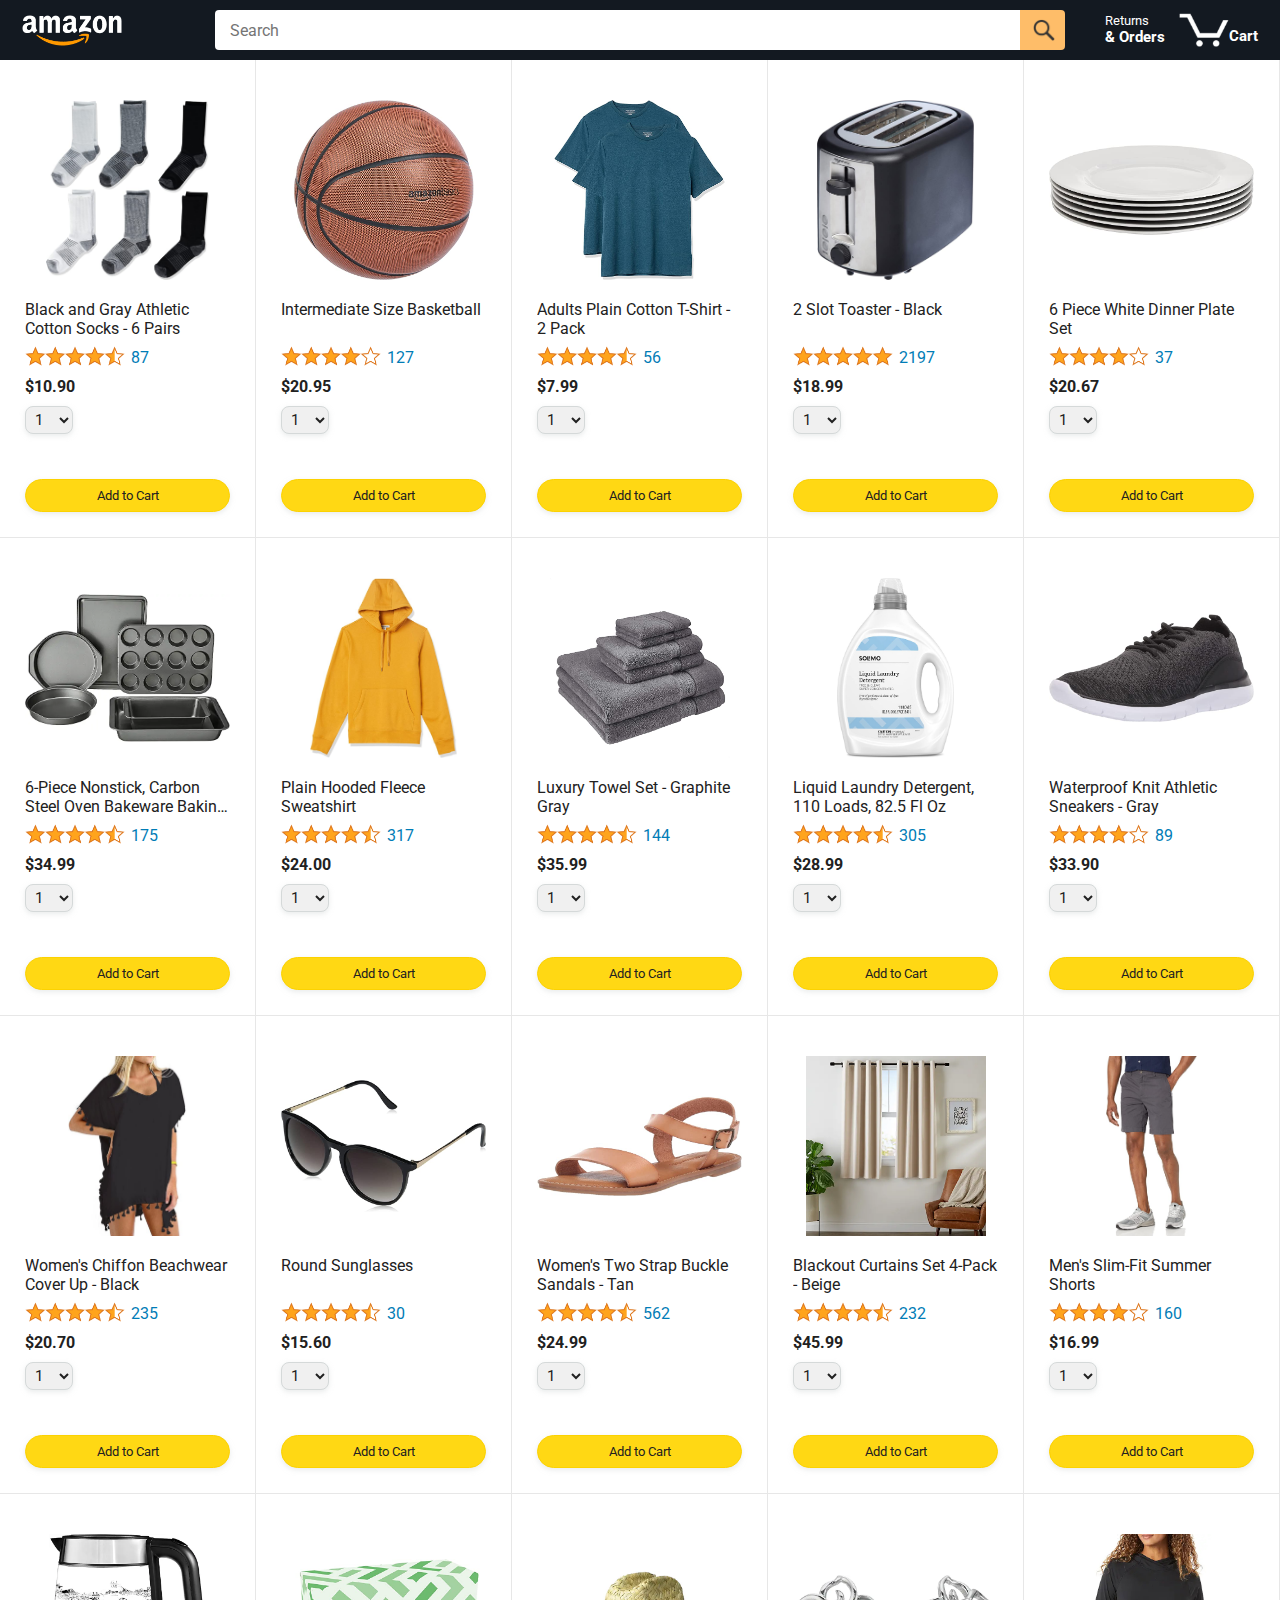
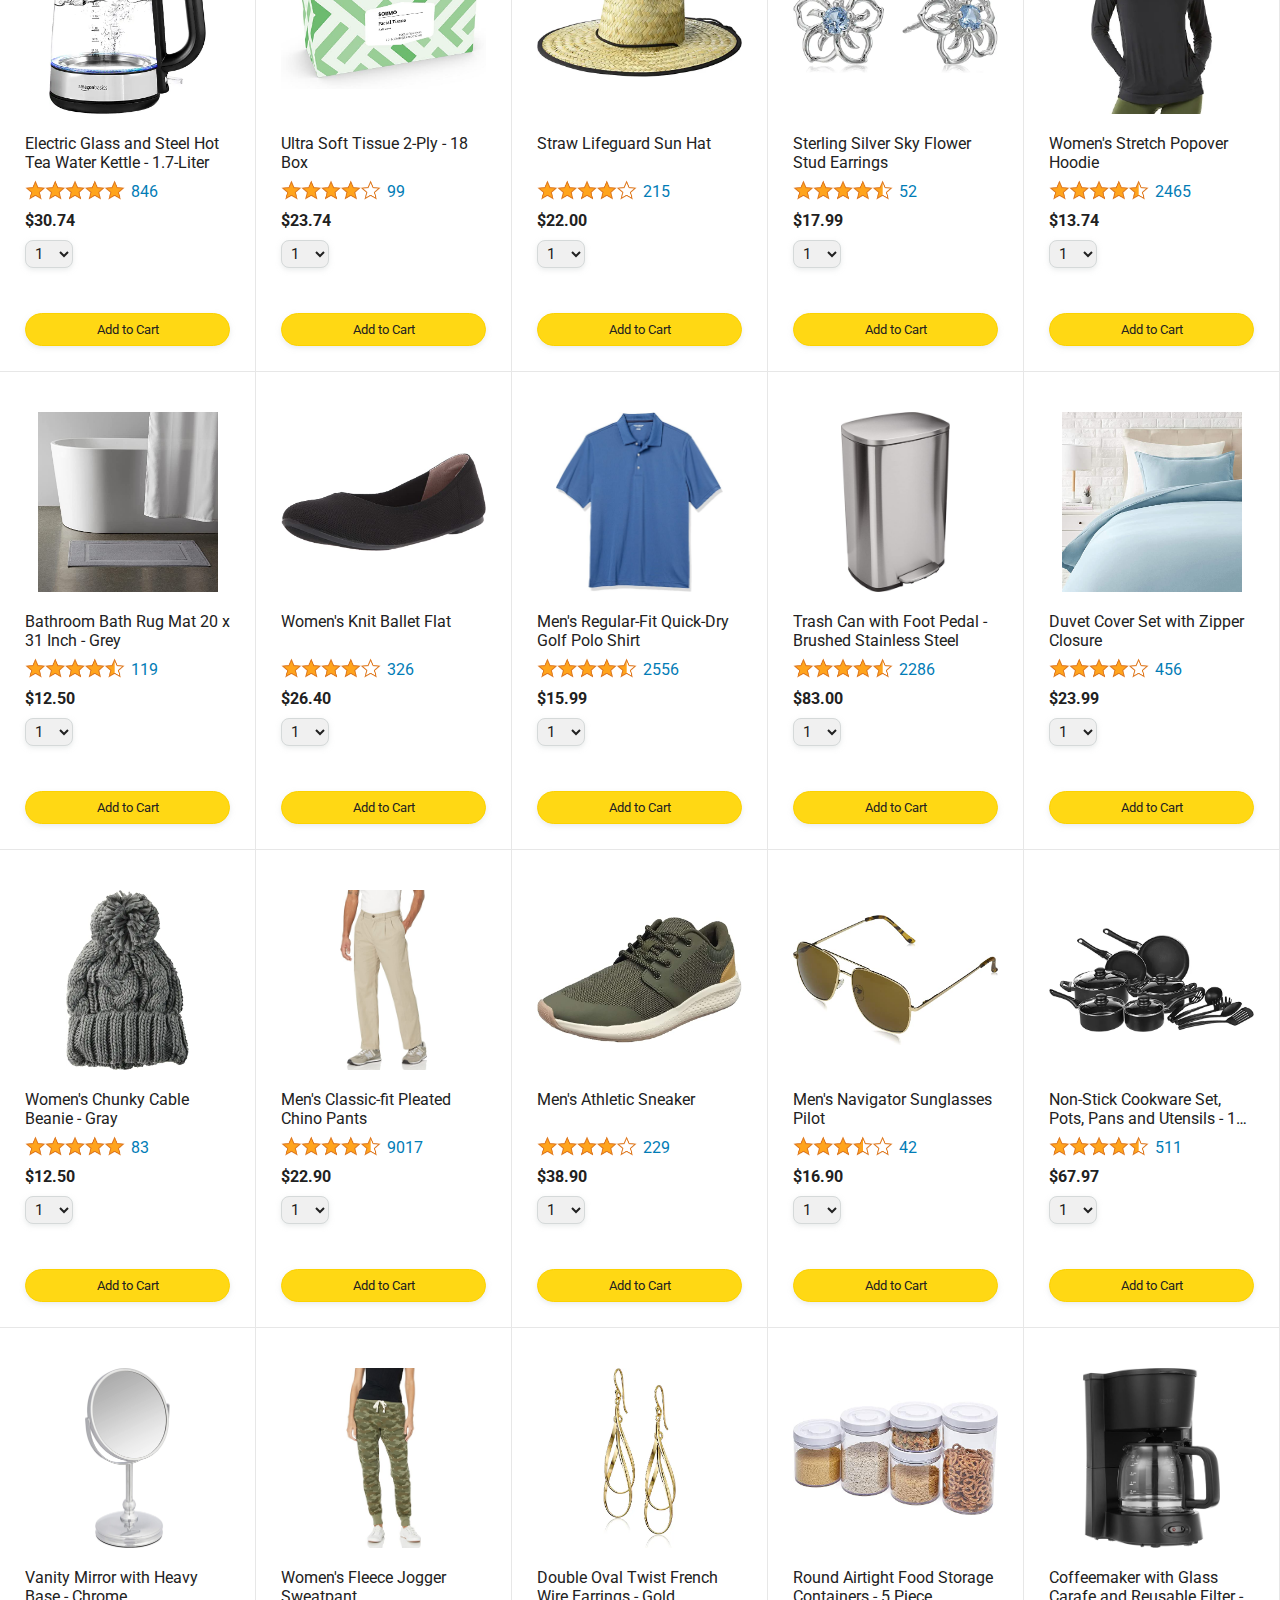
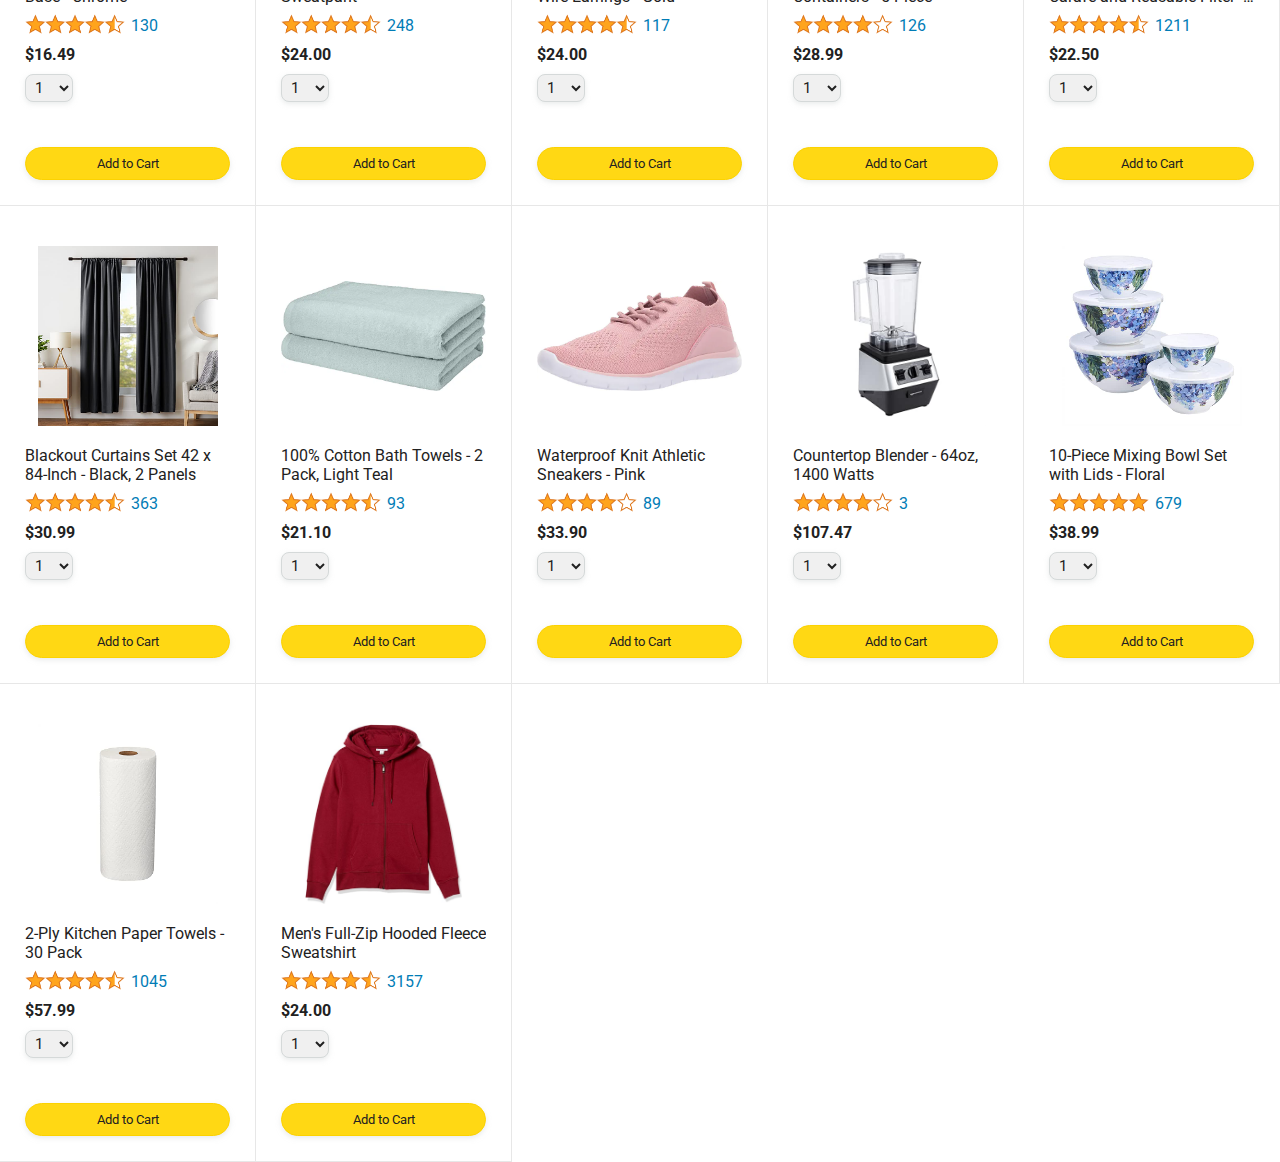
<file: amazon.html>
<!DOCTYPE html>
<html>
  <head>
    <title>Amazon Project</title>

    <!-- This code is needed for responsive design to work.
      (Responsive design = make the website look good on
      smaller screen sizes like a phone or a tablet). -->
    <meta name="viewport" content="width=device-width, initial-scale=1">

    <!-- Load a font called Roboto from Google Fonts. -->
    <link rel="preconnect" href="https://fonts.googleapis.com">
    <link rel="preconnect" href="https://fonts.gstatic.com" crossorigin>
    <link href="https://fonts.googleapis.com/css2?family=Roboto:wght@400;500;700&display=swap" rel="stylesheet">

    <!-- Here are the CSS files for this page. -->
    <link rel="stylesheet" href="styles/shared/general.css">
    <link rel="stylesheet" href="styles/shared/amazon-header.css">
    <link rel="stylesheet" href="styles/pages/amazon.css">
  </head>
  <body>
    <div class="amazon-header">
      <div class="amazon-header-left-section">
        <a href="amazon.html" class="header-link">
          <img class="amazon-logo"
            src="images/amazon-logo-white.png">
          <img class="amazon-mobile-logo"
            src="images/amazon-mobile-logo-white.png">
        </a>
      </div>

      <div class="amazon-header-middle-section">
        <input class="search-bar" type="text" placeholder="Search">

        <button class="search-button">
          <img class="search-icon" src="images/icons/search-icon.png">
        </button>
      </div>

      <div class="amazon-header-right-section">
        <a class="orders-link header-link" href="orders.html">
          <span class="returns-text">Returns</span>
          <span class="orders-text">& Orders</span>
        </a>

        <a class="cart-link header-link" href="checkout.html">
          <img class="cart-icon" src="images/icons/cart-icon.png">
          <div class="cart-quantity js-cart-quantity"></div>
          <div class="cart-text">Cart</div>
        </a>
      </div>
    </div>
    
    <div class="main">
      <div class="products-grid js-product-grid">

      </div>
    </div>
 
    <script type="module" src="scripts/amazon.js"></script>

  </body>
</html>
</file>
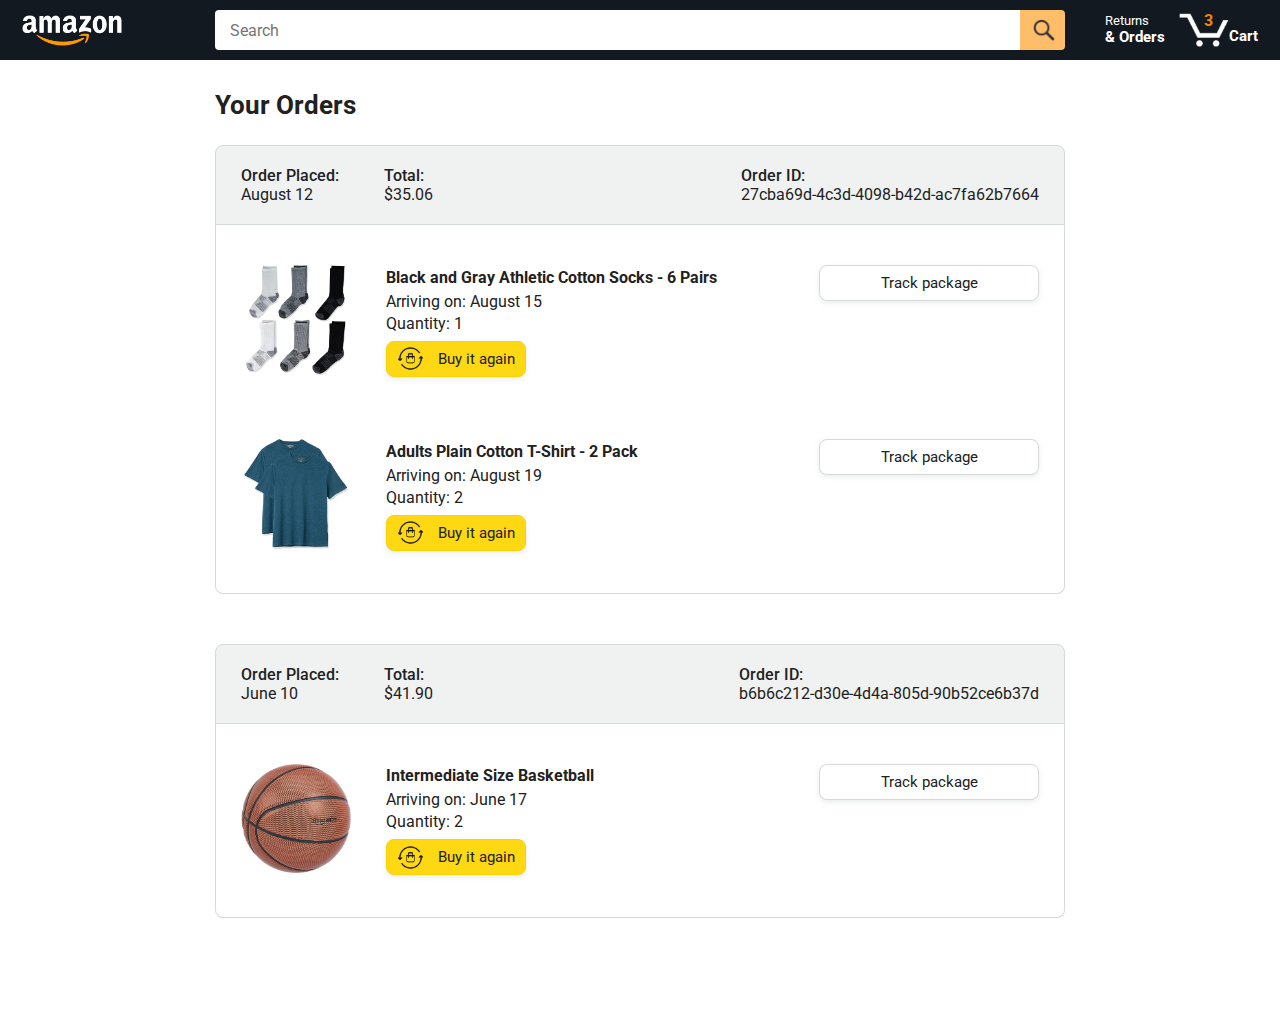
<file: orders.html>
<!DOCTYPE html>
<html>
  <head>
    <title>Orders</title>

    <!-- This code is needed for responsive design to work.
      (Responsive design = make the website look good on
      smaller screen sizes like a phone or a tablet). -->
    <meta name="viewport" content="width=device-width, initial-scale=1">

    <!-- Load a font called Roboto from Google Fonts. -->
    <link rel="preconnect" href="https://fonts.googleapis.com">
    <link rel="preconnect" href="https://fonts.gstatic.com" crossorigin>
    <link href="https://fonts.googleapis.com/css2?family=Roboto:wght@400;500;700&display=swap" rel="stylesheet">

    <!-- Here are the CSS files for this page. -->
    <link rel="stylesheet" href="styles/shared/general.css">
    <link rel="stylesheet" href="styles/shared/amazon-header.css">
    <link rel="stylesheet" href="styles/pages/orders.css">
  </head>
  <body>
    <div class="amazon-header">
      <div class="amazon-header-left-section">
        <a href="amazon.html" class="header-link">
          <img class="amazon-logo"
            src="images/amazon-logo-white.png">
          <img class="amazon-mobile-logo"
            src="images/amazon-mobile-logo-white.png">
        </a>
      </div>

      <div class="amazon-header-middle-section">
        <input class="search-bar" type="text" placeholder="Search">

        <button class="search-button">
          <img class="search-icon" src="images/icons/search-icon.png">
        </button>
      </div>

      <div class="amazon-header-right-section">
        <a class="orders-link header-link" href="orders.html">
          <span class="returns-text">Returns</span>
          <span class="orders-text">& Orders</span>
        </a>

        <a class="cart-link header-link" href="checkout.html">
          <img class="cart-icon" src="images/icons/cart-icon.png">
          <div class="cart-quantity">3</div>
          <div class="cart-text">Cart</div>
        </a>
      </div>
    </div>

    <div class="main">
      <div class="page-title">Your Orders</div>

      <div class="orders-grid">
        <div class="order-container">
          
          <div class="order-header">
            <div class="order-header-left-section">
              <div class="order-date">
                <div class="order-header-label">Order Placed:</div>
                <div>August 12</div>
              </div>
              <div class="order-total">
                <div class="order-header-label">Total:</div>
                <div>$35.06</div>
              </div>
            </div>

            <div class="order-header-right-section">
              <div class="order-header-label">Order ID:</div>
              <div>27cba69d-4c3d-4098-b42d-ac7fa62b7664</div>
            </div>
          </div>

          <div class="order-details-grid">
            <div class="product-image-container">
              <img src="images/products/athletic-cotton-socks-6-pairs.jpg">
            </div>

            <div class="product-details">
              <div class="product-name">
                Black and Gray Athletic Cotton Socks - 6 Pairs
              </div>
              <div class="product-delivery-date">
                Arriving on: August 15
              </div>
              <div class="product-quantity">
                Quantity: 1
              </div>
              <button class="buy-again-button button-primary">
                <img class="buy-again-icon" src="images/icons/buy-again.png">
                <span class="buy-again-message">Buy it again</span>
              </button>
            </div>

            <div class="product-actions">
              <a href="tracking.html">
                <button class="track-package-button button-secondary">
                  Track package
                </button>
              </a>
            </div>

            <div class="product-image-container">
              <img src="images/products/adults-plain-cotton-tshirt-2-pack-teal.jpg">
            </div>

            <div class="product-details">
              <div class="product-name">
                Adults Plain Cotton T-Shirt - 2 Pack
              </div>
              <div class="product-delivery-date">
                Arriving on: August 19
              </div>
              <div class="product-quantity">
                Quantity: 2
              </div>
              <button class="buy-again-button button-primary">
                <img class="buy-again-icon" src="images/icons/buy-again.png">
                <span class="buy-again-message">Buy it again</span>
              </button>
            </div>

            <div class="product-actions">
              <a href="tracking.html">
                <button class="track-package-button button-secondary">
                  Track package
                </button>
              </a>
            </div>
          </div>
        </div>

        <div class="order-container">

          <div class="order-header">
            <div class="order-header-left-section">
              <div class="order-date">
                <div class="order-header-label">Order Placed:</div>
                <div>June 10</div>
              </div>
              <div class="order-total">
                <div class="order-header-label">Total:</div>
                <div>$41.90</div>
              </div>
            </div>

            <div class="order-header-right-section">
              <div class="order-header-label">Order ID:</div>
              <div>b6b6c212-d30e-4d4a-805d-90b52ce6b37d</div>
            </div>
          </div>

          <div class="order-details-grid">
            <div class="product-image-container">
              <img src="images/products/intermediate-composite-basketball.jpg">
            </div>

            <div class="product-details">
              <div class="product-name">
                Intermediate Size Basketball
              </div>
              <div class="product-delivery-date">
                Arriving on: June 17
              </div>
              <div class="product-quantity">
                Quantity: 2
              </div>
              <button class="buy-again-button button-primary">
                <img class="buy-again-icon" src="images/icons/buy-again.png">
                <span class="buy-again-message">Buy it again</span>
              </button>
            </div>

            <div class="product-actions">
              <a href="tracking.html">
                <button class="track-package-button button-secondary">
                  Track package
                </button>
              </a>
            </div>
          </div>
        </div>
      </div>
    </div>
  </body>
</html>
</file>
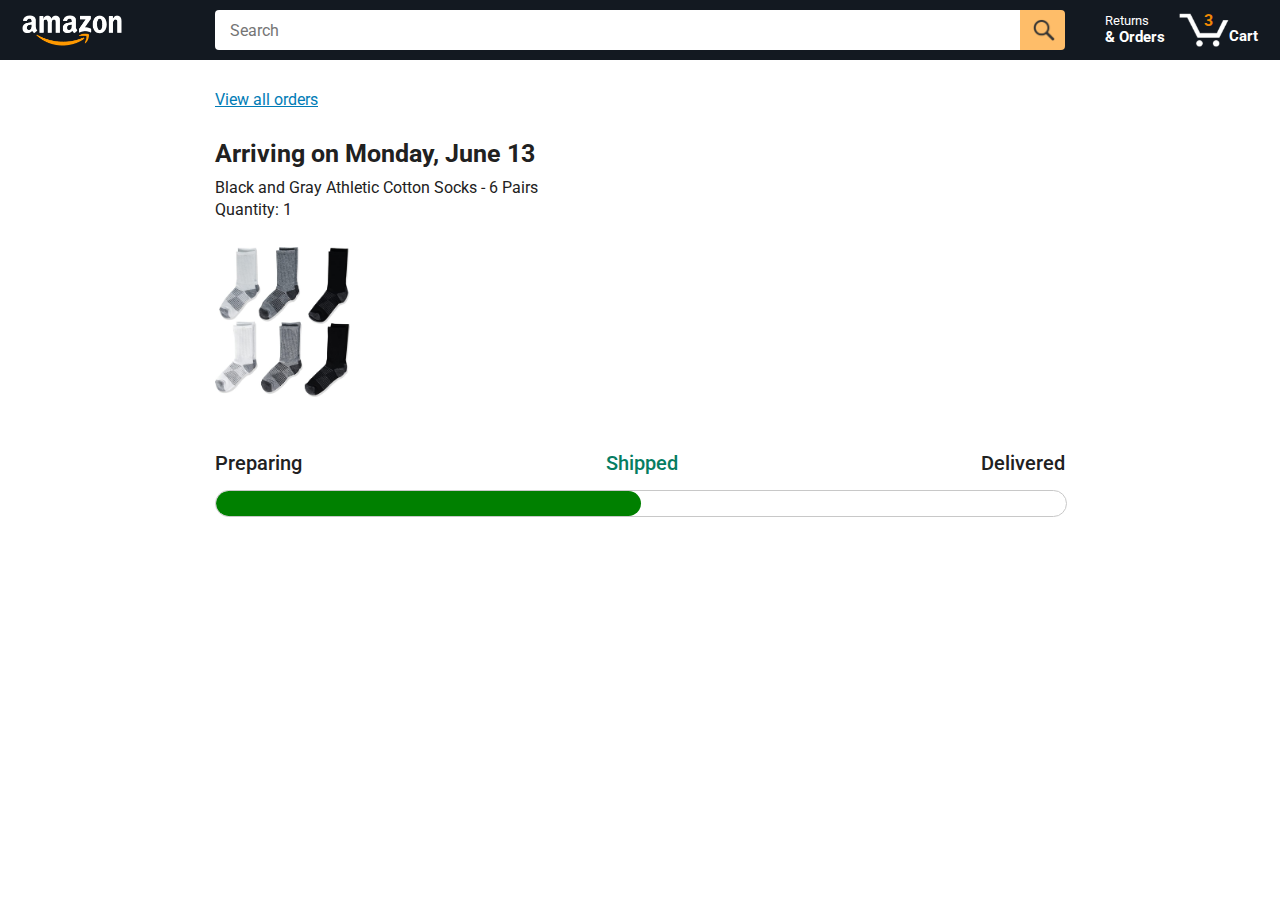
<file: tracking.html>
<!DOCTYPE html>
<html>
  <head>
    <title>Tracking</title>

    <!-- This code is needed for responsive design to work.
      (Responsive design = make the website look good on
      smaller screen sizes like a phone or a tablet). -->
    <meta name="viewport" content="width=device-width, initial-scale=1">

    <!-- Load a font called Roboto from Google Fonts. -->
    <link rel="preconnect" href="https://fonts.googleapis.com">
    <link rel="preconnect" href="https://fonts.gstatic.com" crossorigin>
    <link href="https://fonts.googleapis.com/css2?family=Roboto:wght@400;500;700&display=swap" rel="stylesheet">

    <!-- Here are the CSS files for this page. -->
    <link rel="stylesheet" href="styles/shared/general.css">
    <link rel="stylesheet" href="styles/shared/amazon-header.css">
    <link rel="stylesheet" href="styles/pages/tracking.css">
  </head>
  <body>
    <div class="amazon-header">
      <div class="amazon-header-left-section">
        <a href="amazon.html" class="header-link">
          <img class="amazon-logo"
            src="images/amazon-logo-white.png">
          <img class="amazon-mobile-logo"
            src="images/amazon-mobile-logo-white.png">
        </a>
      </div>

      <div class="amazon-header-middle-section">
        <input class="search-bar" type="text" placeholder="Search">

        <button class="search-button">
          <img class="search-icon" src="images/icons/search-icon.png">
        </button>
      </div>

      <div class="amazon-header-right-section">
        <a class="orders-link header-link" href="orders.html">
          <span class="returns-text">Returns</span>
          <span class="orders-text">& Orders</span>
        </a>

        <a class="cart-link header-link" href="checkout.html">
          <img class="cart-icon" src="images/icons/cart-icon.png">
          <div class="cart-quantity">3</div>
          <div class="cart-text">Cart</div>
        </a>
      </div>
    </div>

    <div class="main">
      <div class="order-tracking">
        <a class="back-to-orders-link link-primary" href="orders.html">
          View all orders
        </a>

        <div class="delivery-date">
          Arriving on Monday, June 13
        </div>

        <div class="product-info">
          Black and Gray Athletic Cotton Socks - 6 Pairs
        </div>

        <div class="product-info">
          Quantity: 1
        </div>

        <img class="product-image" src="images/products/athletic-cotton-socks-6-pairs.jpg">

        <div class="progress-labels-container">
          <div class="progress-label">
            Preparing
          </div>
          <div class="progress-label current-status">
            Shipped
          </div>
          <div class="progress-label">
            Delivered
          </div>
        </div>

        <div class="progress-bar-container">
          <div class="progress-bar"></div>
        </div>
      </div>
    </div>
  </body>
</html>
</file>
<file: styles/shared/general.css>
body {
  font-family: Roboto, Arial;
  color: rgb(33, 33, 33);
  /* The <body> element has a default margin of 8px
     on all sides. This removes the default margins. */
  margin: 0;
}

/* <p> elements have a default margin on the top
   and bottom. This removes the default margins. */
p {
  margin: 0;
}

button {
  cursor: pointer;
}

select {
  cursor: pointer;
}

input, select, button {
  font-family: Roboto, Arial;
}

.button-primary {
  color: rgb(33, 33, 33);
  background-color: rgb(255, 216, 20);
  border: 1px solid rgb(252, 210, 0);
  border-radius: 8px;
  cursor: pointer;
  box-shadow: 0 2px 5px rgba(213, 217, 217, 0.5);
}

.button-primary:hover {
  background-color: rgb(247, 202, 0);
  border: 1px solid rgb(242, 194, 0);
}

.button-primary:active {
  background: rgb(255, 216, 20);
  border-color: rgb(252, 210, 0);
  box-shadow: none;
}

.button-secondary {
  color: rgb(33, 33, 33);
  background: white;
  border: 1px solid rgb(213, 217, 217);
  border-radius: 8px;
  cursor: pointer;
  box-shadow: 0 2px 5px rgba(213, 217, 217, 0.5);
}

.button-secondary:hover {
  background-color: rgb(247, 250, 250);
}

.button-secondary:active {
  background-color: rgb(237, 253, 255);
  box-shadow: none;
}

/* These styles will limit text to 2 lines. Anything
   beyond 2 lines will be replaced with "..."
   You can find this code by using an A.I. tool or by
   searching in Google.
   https://css-tricks.com/almanac/properties/l/line-clamp/ */
.limit-text-to-2-lines {
  display: -webkit-box;
  -webkit-line-clamp: 2;
  -webkit-box-orient: vertical;
  overflow: hidden;
}

.link-primary {
  color: rgb(1, 124, 182);
  cursor: pointer;
}

.link-primary:hover {
  color: rgb(196, 80, 0);
}

/* Styles for dropdown selectors. */
select {
  color: rgb(33, 33, 33);
  background-color: rgb(240, 240, 240);
  border: 1px solid rgb(213, 217, 217);
  border-radius: 8px;
  padding: 3px 5px;
  font-size: 15px;
  cursor: pointer;
  box-shadow: 0 2px 5px rgba(213, 217, 217, 0.5);
}

select:focus,
input:focus {
  outline: 2px solid rgb(255, 153, 0);
}
</file>
<file: styles/shared/amazon-header.css>
.amazon-header {
  background-color: rgb(19, 25, 33);
  color: white;
  padding-left: 15px;
  padding-right: 15px;

  display: flex;
  align-items: center;
  justify-content: space-between;

  position: fixed;
  top: 0;
  left: 0;
  right: 0;
  height: 60px;
}

.amazon-header-left-section {
  width: 180px;
}

@media (max-width: 800px) {
  .amazon-header-left-section {
    width: unset;
  }
}

.header-link {
  display: inline-block;
  padding: 6px;
  border-radius: 2px;
  cursor: pointer;
  text-decoration: none;
  border: 1px solid rgba(0, 0, 0, 0);
}

.header-link:hover {
  border: 1px solid white;
}

.amazon-logo {
  width: 100px;
  margin-top: 5px;
}

.amazon-mobile-logo {
  display: none;
}

@media (max-width: 575px) {
  .amazon-logo {
    display: none;
  }

  .amazon-mobile-logo {
    display: block;
    height: 35px;
    margin-top: 5px;
  }
}

.amazon-header-middle-section {
  flex: 1;
  max-width: 850px;
  margin-left: 10px;
  margin-right: 10px;
  display: flex;
}

.search-bar {
  flex: 1;
  width: 0;
  font-size: 16px;
  height: 38px;
  padding-left: 15px;
  border: none;
  border-top-left-radius: 4px;
  border-bottom-left-radius: 4px;
  border-top-right-radius: 0;
  border-bottom-right-radius: 0;
}

.search-button {
  background-color: rgb(254, 189, 105);
  border: none;
  width: 45px;
  height: 40px;
  border-top-right-radius: 4px;
  border-bottom-right-radius: 4px;
  flex-shrink: 0;
}

.search-icon {
  height: 22px;
  margin-left: 2px;
  margin-top: 3px;
}

.amazon-header-right-section {
  width: 180px;
  flex-shrink: 0;
  display: flex;
  justify-content: end;
}

.orders-link {
  color: white;
}

.returns-text {
  display: block;
  font-size: 13px;
}

.orders-text {
  display: block;
  font-size: 15px;
  font-weight: 700;
}

.cart-link {
  color: white;
  display: flex;
  align-items: center;
  position: relative;
}

.cart-icon {
  width: 50px;
}

.cart-text {
  margin-top: 12px;
  font-size: 15px;
  font-weight: 700;
}

.cart-quantity {
  color: rgb(240, 136, 4);
  font-size: 16px;
  font-weight: 700;

  position: absolute;
  top: 4px;
  left: 22px;
  
  width: 26px;
  text-align: center;
}
</file>
<file: styles/pages/amazon.css>
.main {
  margin-top: 60px;
}

.products-grid {
  display: grid;

  /* - In CSS Grid, 1fr means a column will take up the
       remaining space in the grid.
     - If we write 1fr 1fr ... 1fr; 8 times, this will
       divide the grid into 8 columns, each taking up an
       equal amount of the space.
     - repeat(8, 1fr); is a shortcut for repeating "1fr"
       8 times (instead of typing out "1fr" 8 times).
       repeat(...) is a special property that works with
       display: grid; */
  grid-template-columns: repeat(8, 1fr);
}

/* @media is used to create responsive design (making the
   website look good on any screen size). This @media
   means when the screen width is 2000px or less, we
   will divide the grid into 7 columns instead of 8. */
@media (max-width: 2000px) {
  .products-grid {
    grid-template-columns: repeat(7, 1fr);
  }
}

/* This @media means when the screen width is 1600px or
   less, we will divide the grid into 6 columns. */
@media (max-width: 1600px) {
  .products-grid {
    grid-template-columns: repeat(6, 1fr);
  }
}

@media (max-width: 1300px) {
  .products-grid {
    grid-template-columns: repeat(5, 1fr);
  }
}

@media (max-width: 1000px) {
  .products-grid {
    grid-template-columns: repeat(4, 1fr);
  }
}

@media (max-width: 800px) {
  .products-grid {
    grid-template-columns: repeat(3, 1fr);
  }
}

@media (max-width: 575px) {
  .products-grid {
    grid-template-columns: repeat(2, 1fr);
  }
}

@media (max-width: 450px) {
  .products-grid {
    grid-template-columns: 1fr;
  }
}

.product-container {
  padding-top: 40px;
  padding-bottom: 25px;
  padding-left: 25px;
  padding-right: 25px;

  border-right: 1px solid rgb(231, 231, 231);
  border-bottom: 1px solid rgb(231, 231, 231);

  display: flex;
  flex-direction: column;
}

.product-image-container {
  display: flex;
  justify-content: center;
  align-items: center;

  height: 180px;
  margin-bottom: 20px;
}

.product-image {
  /* Images will overflow their container by default. To
    prevent this, we set max-width and max-height to 100%
    so they stay inside their container. */
  max-width: 100%;
  max-height: 100%;
}

.product-name {
  height: 40px;
  margin-bottom: 5px;
}

.product-rating-container {
  display: flex;
  align-items: center;
  margin-bottom: 10px;
}

.product-rating-stars {
  width: 100px;
  margin-right: 6px;
}

.product-rating-count {
  color: rgb(1, 124, 182);
  cursor: pointer;
  margin-top: 3px;
}

.product-price {
  font-weight: 700;
  margin-bottom: 10px;
}

.product-quantity-container {
  margin-bottom: 17px;
}

.product-spacer {
  flex: 1;
}

.added-to-cart {
  color: rgb(6, 125, 98);
  font-size: 16px;

  display: flex;
  align-items: center;
  margin-bottom: 8px;

  /* At first, the "Added to cart" message will
     be invisible. Use JavaScript to change the
     opacity and make it visible. */
  opacity: 0;
}

.added-to-cart img {
  height: 20px;
  margin-right: 5px;
}

.add-to-cart-button {
  width: 100%;
  padding: 8px;
  border-radius: 50px;
}
</file>
<file: styles/pages/orders.css>
.main {
  max-width: 850px;
  margin-top: 90px;
  margin-bottom: 100px;
  padding-left: 20px;
  padding-right: 20px;

  /* margin-left: auto;
     margin-right auto;
     Is a trick for centering an element horizontally
     without needing a container. */
  margin-left: auto;
  margin-right: auto;
}

.page-title {
  font-weight: 700;
  font-size: 26px;
  margin-bottom: 25px;
}

.orders-grid {
  display: grid;
  grid-template-columns: 1fr;
  row-gap: 50px;
}

.order-header {
  background-color: rgb(240, 242, 242);
  border: 1px solid rgb(213, 217, 217);

  display: flex;
  align-items: center;
  justify-content: space-between;

  padding: 20px 25px;
  border-top-left-radius: 8px;
  border-top-right-radius: 8px;
}

.order-header-left-section {
  display: flex;
  flex-shrink: 0;
}

.order-header-label {
  font-weight: 500;
}

.order-date,
.order-total {
  margin-right: 45px;
}

.order-header-right-section {
  flex-shrink: 1;
}

@media (max-width: 575px) {
  .order-header {
    flex-direction: column;
    align-items: start;
    line-height: 23px;
    padding: 15px;
  }

  .order-header-left-section {
    flex-direction: column;
  }

  .order-header-label {
    margin-right: 5px;
  }

  .order-date,
  .order-total {
    display: grid;
    grid-template-columns: auto 1fr;
    margin-right: 0;
  }

  .order-header-right-section {
    display: grid;
    grid-template-columns: auto 1fr;
  }
}

.order-details-grid {
  padding: 40px 25px;
  border: 1px solid rgb(213, 217, 217);
  border-top: none;
  border-bottom-left-radius: 8px;
  border-bottom-right-radius: 8px;

  display: grid;
  grid-template-columns: 110px 1fr 220px;
  column-gap: 35px;
  row-gap: 60px;
  align-items: center;
}

@media (max-width: 800px) {
  .order-details-grid {
    grid-template-columns: 110px 1fr;
    row-gap: 0;
    padding-bottom: 8px;
  }
}

@media (max-width: 450px) {
  .order-details-grid {
    grid-template-columns: 1fr;
  }
}

.product-image-container {
  text-align: center;
}

.product-image-container img {
  max-width: 110px;
  max-height: 110px;
}

.product-name {
  font-weight: 700;
  margin-bottom: 5px;
}

.product-delivery-date {
  margin-bottom: 3px;
}

.product-quantity {
  margin-bottom: 8px;
}

.buy-again-button {
  font-size: 15px;
  width: 140px;
  height: 36px;
  border-radius: 8px;

  display: flex;
  align-items: center;
  justify-content: center;
}

.buy-again-icon {
  width: 25px;
  margin-right: 15px;
}

.product-actions {
  align-self: start;
}

.track-package-button {
  width: 100%;
  font-size: 15px;
  padding: 8px;
}

@media (max-width: 800px) {
  .buy-again-button {
    margin-bottom: 10px;
  }

  .product-actions {
    /* grid-column: 2 means this element will be placed
       in column 2 in the grid. (Normally, the column that
       an element is placed in is determined by the order
       of the elements in the HTML. grid-column overrides
       this default ordering). */
    grid-column: 2;
    margin-bottom: 30px;
  }

  .track-package-button {
    width: 140px;
  }
}

@media (max-width: 450px) {
  .product-image-container {
    text-align: center;
    margin-bottom: 25px;
  }

  .product-image-container img {
    max-width: 150px;
    max-height: 150px;
  }

  .product-name {
    margin-bottom: 10px;
  }

  .product-quantity {
    margin-bottom: 15px;
  }

  .buy-again-button {
    width: 100%;
    margin-bottom: 15px;
  }

  .product-actions {
    /* grid-column: auto; undos grid-column: 2; from above.
       This element will now be placed in its normal column
       in the grid. */
    grid-column: auto;
    margin-bottom: 70px;
  }

  .track-package-button {
    width: 100%;
    padding: 12px;
  }
}
</file>
<file: styles/pages/tracking.css>
.main {
  max-width: 850px;
  margin-top: 90px;
  margin-bottom: 100px;
  padding-left: 30px;
  padding-right: 30px;

  /* margin-left: auto;
     margin-right auto;
     Is a trick for centering an element horizontally
     without needing a container. */
  margin-left: auto;
  margin-right: auto;
}

.back-to-orders-link {
  display: inline-block;
  margin-bottom: 30px;
}

.delivery-date {
  font-size: 25px;
  font-weight: 700;
  margin-bottom: 10px;
}

.product-info {
  margin-bottom: 3px;
}

.product-image {
  max-width: 150px;
  max-height: 150px;
  margin-top: 25px;
  margin-bottom: 50px;
}

.progress-labels-container {
  display: flex;
  justify-content: space-between;
  font-size: 20px;
  font-weight: 500;
  margin-bottom: 15px;
}

.current-status {
  color: rgb(6, 125, 98);
}

@media (max-width: 575px) {
  .progress-labels-container {
    font-size: 16px;
  }
}

@media (max-width: 450px) {
  .progress-labels-container {
    flex-direction: column;
    margin-bottom: 5px;
  }

  .progress-label {
    margin-bottom: 3px;
  }
}

.progress-bar-container {
  height: 25px;
  width: 100%;

  border: 1px solid rgb(200, 200, 200);
  border-radius: 50px;
  overflow: hidden;
}

.progress-bar {
  height: 100%;
  background-color: green;
  border-radius: 50px;
  width: 50%;
}
</file>
